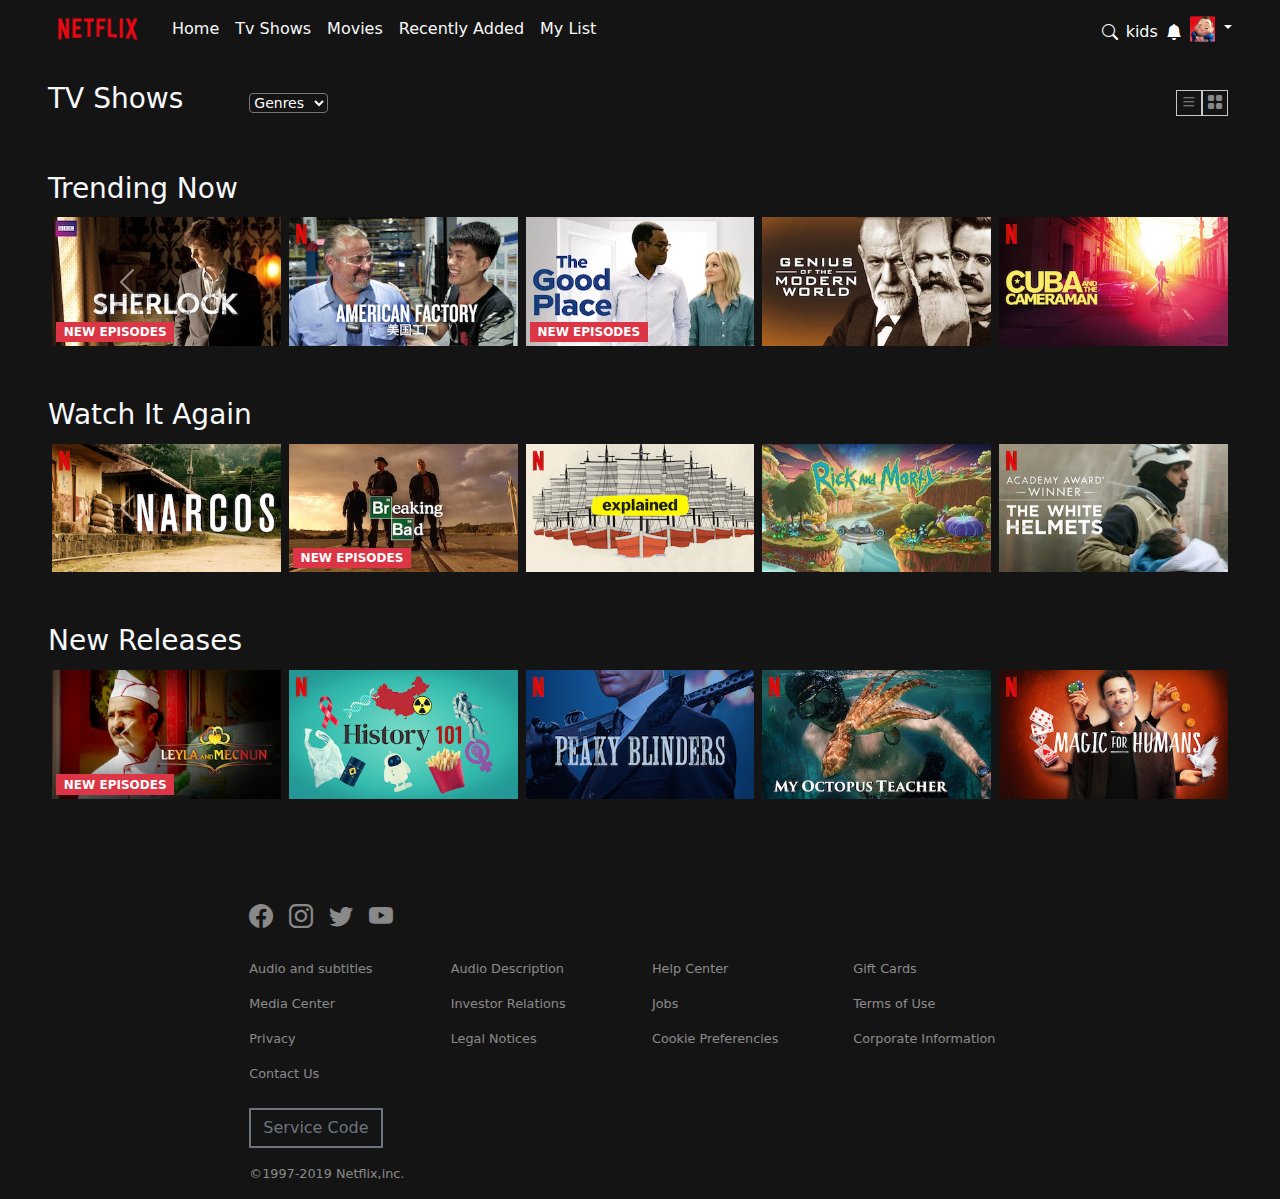
<file: index.html>
<!doctype html>
<html lang="en">
  <head>
    <meta charset="utf-8">
    <meta name="viewport" content="width=device-width, initial-scale=1">
    <title>Netflix HomePage</title>
    <link rel="stylesheet" href="./assets/scss/index.css">
    <link rel="stylesheet" href="https://cdn.jsdelivr.net/npm/bootstrap-icons@1.11.3/font/bootstrap-icons.min.css">
    <link href="https://cdn.jsdelivr.net/npm/bootstrap@5.3.3/dist/css/bootstrap.min.css" rel="stylesheet" integrity="sha384-QWTKZyjpPEjISv5WaRU9OFeRpok6YctnYmDr5pNlyT2bRjXh0JMhjY6hW+ALEwIH" crossorigin="anonymous">
  </head>
  <body class="bodyBg mx-5">



    <!--************IMPORTANTE PER IL PROF *******************
        Il sito è disponibile anche direttamente al link https://sabrinacinque.github.io/ProgettoSettimana6Epicode/. 
        Sono state collegate tutte e tre le pagine:index,editProfile e settings. Per queste pagine si accede dalla navbar, 
        in alto a destra,dove c'è l'icona dell'avatar. Se si clicca sopra si apre un menu a tendina dove si può cambiare 
        account(e cambia anche l'immagine dell'account in utilizzo tramite js) e si può andare su edit profile e su 
        Account(che sarebbe la pagina extra di settings). Nella pagina edit profile è possibile cambiare anche l'icona dell'avatar 
        se si va sul "pennino" sopra la foto e si può ritornare alla home con un tasto"home" che ho aggiunto(oltre al fatto che il logo 
        netflix in alto a sinistra è autoreferenziale e quindi fa tornare sulla home).-->
    <header>
            <div class="row">
                <div class="col col-9">
                    <nav class="navbar justify-content-start  navbar-expand-md">
                        <div>
                            <a class="navbar-brand" href="index.html">
                                <img src="./assets/netflix_logo.png" alt="logo Netflix" id="logoNetflix" >
                            </a> 
                        </div> 
                        <button class="navbar-toggler navbar-dark" type="button" data-bs-toggle="collapse" data-bs-target="#navbarNavDropdown" aria-controls="navbarNavDropdown" aria-expanded="false" aria-label="Toggle navigation">
                            <span class="navbar-toggler-icon"></span>
                        </button>
                        <div class="collapse navbar-collapse" id="navbarNavDropdown">
                            <div>
                                <ul class="navbar-nav nav-fill">
                                    <li class="nav-item">
                                        <a class="nav-link text-light" aria-current="page" href="index.html">Home</a>
                                    </li>
                                    <li class="nav-item">
                                        <a class="nav-link active text-light" href="#">Tv Shows</a>
                                    </li>
                                    <li class="nav-item">
                                        <a class="nav-link text-light" href="#">Movies</a>
                                    </li>
                                    <li class="nav-item">
                                        <a class="nav-link text-light" href="#">Recently Added</a>
                                    </li>
                                    <li class="nav-item">
                                        <a class="nav-link text-light" href="#">My List</a>
                                    </li>
                                </ul>
                            </div>
                        </div>

                    </nav>
                    
                </div>
                
                <div class="col col-3 mt-2 d-flex justify-content-end">
                    <div class="row">
                        <div class="col text-white d-flex flex-row pt-2">
                            <div id="searchInputWrapper" class="ps-2 d-none">
                                <input type="text" class="form-control bg-dark text-white p-0" placeholder="Film, genere...">
                            </div>
                            <i id="searchIcon" class="bi bi-search d-none d-md-flex pt-2 " type="button"></i>
                            <p class="mb-0 ps-2 d-none d-md-flex pt-1">kids</p>
                            <i class="bi bi-bell-fill ps-2 d-none d-md-flex pt-2"></i>
                            <ul class="navbar-nav ps-2">   
                                <li class="nav-item dropdown">
                                    <a class="nav-link dropdown-toggle text-white py-0" href="#" role="button" data-bs-toggle="dropdown" aria-expanded="false">
                                        <img id="avatarImage" src="./assets/avatar.png" alt="immagine avatar" width="25px">
                                    </a>
                                    <ul class="dropdown-menu bg-dark">
                                        <li><a id="sabrinaLink" class="dropdown-item text-white" href="#" onclick="changeAvatar('./assets/avatar.png')" 
                                               onmouseover="this.classList.remove('text-white'); this.classList.add('text-black');" 
                                               onmouseout="this.classList.remove('text-black'); this.classList.add('text-white');">
                                               <img src="./assets/avatar.png" alt="immagine avatar" width="25px"> Sabrina</a></li>
                                        <li><a id="giovanniLink" class="dropdown-item text-white" href="#" onclick="changeAvatar('./assets/kids_icon.png')" 
                                               onmouseover="this.classList.remove('text-white'); this.classList.add('text-black');" 
                                               onmouseout="this.classList.remove('text-black'); this.classList.add('text-white');">
                                               <img src="./assets/kids_icon.png" alt="immagine avatar" width="25px"> Giovanni</a></li>
                                        <li><a class="dropdown-item text-white" href="editProfile.html" onmouseover="this.classList.remove('text-white'); this.classList.add('text-black');" 
                                            onmouseout="this.classList.remove('text-black'); this.classList.add('text-white');"><i class="bi bi-pencil-fill"></i> Edit Profile</a></li>
                                        <li><a class="dropdown-item text-white" href="settings.html" onmouseover="this.classList.remove('text-white'); this.classList.add('text-black');" 
                                            onmouseout="this.classList.remove('text-black'); this.classList.add('text-white');"><i class="bi bi-person"></i> Account</a></li>
                                    </ul>
                                </li>
                            </ul>
                        </div>
                    </div>                 
                </div>                
            </div>
    </header>


    <!--INIZIO MAIN-->
    

    <main class="text-light mt-4">


        <div class="row align-items-center justify-content-between ">
            <div class="col col-12 col-md-4">
                <div class="row align-items-center ">
                    <div class="col">
                        <h3>TV Shows</h3>
                    </div>
                    <div class="col">
                        <select class="form-select-sm p-0 bodyBg text-white" aria-label="Default select example">
                            <option selected>Genres</option>
                            <option value="1">Horror</option>
                            <option value="2">Romatic</option>
                            <option value="3">Trhiller</option>
                          </select>    
                    </div>
                </div>              
            </div>
            <div class="d-none d-md-block col-1 me-3">
                <div class="row justify-content-end">
                    <div class="col-3 border border-secondary-subtle d-flex justify-content-center">
                        <i class="bi bi-list text-white-50" type="button"></i> 
                    </div>
                    <div class="col-3 border border-secondary-subtle d-flex justify-content-center">
                        <i class="bi bi-grid-fill text-white-50" type="button"></i> 
                    </div>
                </div>
               
            </div>
        </div>


        <!--Primo carousel-->
        <div class="row mt-5">
            <h3>Trending Now</h3>
            <div id="carouselExample" class="carousel slide">
                <div class="carousel-inner">
                    <div class="carousel-item active">
                        <div class="d-flex">
                            <a href="#" class="d-flex d-block w-100 p-1 position-relative justify-content-center ">
                                <img src="./assets/media/media0.webp" class="img-fluid w-100 hoverImg" alt="immagine locandina">
                                <span class="badge text-bg-danger position-absolute bottom-0 start-0 mb-2 ms-sm-2 rounded-0">NEW EPISODES</span>
                            </a>
                            <a href="#" class="d-none d-sm-block w-100 p-1 position-relative justify-content-center ">
                                <img src="./assets/media/media1.jpg" class="img-fluid w-100 hoverImg" alt="immagine locandina">
                            </a>
                            <a href="#" class="d-none d-md-block w-100 p-1 position-relative justify-content-center ">
                                <img src="./assets/media/media2.webp" class="img-fluid w-100 hoverImg" alt="immagine locandina">
                                <span class="badge text-bg-danger position-absolute bottom-0 start-0 mb-2 ms-sm-2 rounded-0">NEW EPISODES</span>
                            </a>
                            <a href="#" class="d-none d-lg-block w-100 p-1">
                                <img src="./assets/media/media3.webp" class="img-fluid w-100 hoverImg" alt="immagine locandina">
                            </a>
                            <a href="#" class="d-none d-xl-block w-100 p-1">
                                <img src="./assets/media/media4.jpg" class="img-fluid w-100 hoverImg" alt="immagine locandina">
                            </a>
                        </div>                        
                    </div>
                    <div class="carousel-item">
                        <div class="d-flex">
                            <a href="#" class="d-flex d-block w-100 p-1 position-relative justify-content-center ">
                                <img src="./assets/media/media4.jpg" class="img-fluid w-100 hoverImg" alt="immagine locandina">
                            </a>
                            <a href="#" class="d-none d-sm-block w-100 p-1 position-relative justify-content-center ">
                                <img src="./assets/media/media5.webp" class="img-fluid w-100 hoverImg" alt="immagine locandina">
                                <span class="badge text-bg-danger position-absolute bottom-0 start-0 mb-2 ms-sm-2 rounded-0">NEW EPISODES</span>
                            </a>
                            <a href="#" class="d-none d-md-block w-100 p-1">
                                <img src="./assets/media/media6.jpg" class="img-fluid w-100 hoverImg" alt="immagine locandina">
                            </a>
                            <a href="#" class="d-none d-lg-block w-100 p-1">
                                <img src="./assets/media/media7.webp" class="img-fluid w-100 hoverImg" alt="immagine locandina">
                            </a>
                            <a href="#" class="d-none d-xl-block w-100 p-1">
                                <img src="./assets/media/media8.webp" class="img-fluid w-100 hoverImg" alt="immagine locandina">
                            </a>
                        </div>
                    </div>
                    
                    <div class="carousel-item">
                        <div class="d-flex">
                            <a href="#" class="d-flex d-block w-100 p-1 position-relative justify-content-center ">
                                <img src="./assets/media/media8.webp" class="img-fluid w-100 hoverImg" alt="immagine locandina">
                            </a>
                            <a href="#" class="d-none d-sm-block w-100 p-1 position-relative justify-content-center ">
                                <img src="./assets/media/media9.jpg" class="img-fluid w-100 hoverImg" alt="immagine locandina">
                            </a>
                            <a href="#" class="d-none d-md-block w-100 p-1">
                                <img src="./assets/media/media10.jpg" class="img-fluid w-100 hoverImg" alt="immagine locandina">
                            </a>
                            <a href="#" class="d-none d-lg-block w-100 p-1">
                                <img src="./assets/media/media11.jpg" class="img-fluid w-100 hoverImg" alt="immagine locandina">
                            </a>
                            <a href="#" class="d-none d-xl-block w-100 p-1 position-relative justify-content-center ">
                                <img src="./assets/media/media12.jpg" class="img-fluid w-100 hoverImg" alt="immagine locandina">
                                <span class="badge text-bg-danger position-absolute bottom-0 start-0 mb-2 ms-sm-2 rounded-0">NEW EPISODES</span>
                            </a>
                        </div>
                    </div>                   
                </div>
                <button class="carousel-control-prev" type="button" data-bs-target="#carouselExample" data-bs-slide="prev">
                    <span class="carousel-control-prev-icon" aria-hidden="true"></span>
                    <span class="visually-hidden">Previous</span>
                </button>
                <button class="carousel-control-next" type="button" data-bs-target="#carouselExample" data-bs-slide="next">
                    <span class="carousel-control-next-icon" aria-hidden="true"></span>
                    <span class="visually-hidden">Next</span>
                </button>
            </div>
        </div>

        <!--Secondo carousel-->
        <div class="row mt-5">
            <h3>Watch It Again</h3>
            <div id="carouselExample1" class="carousel slide">
                <div class="carousel-inner">
                    <div class="carousel-item active">
                        <div class="d-flex">
                            <a href="#" class="d-flex d-block w-100 p-1 justify-content-center ">
                                <img src="./assets/media/media13.jpg" class="img-fluid w-100 hoverImg" alt="immagine locandina">
                            </a>
                            <a href="#" class="d-none d-sm-block w-100 p-1 position-relative justify-content-center ">
                                <img src="./assets/media/media14.webp" class="img-fluid w-100 hoverImg" alt="immagine locandina">
                                <span class="badge text-bg-danger position-absolute bottom-0 start-0 mb-2 ms-sm-2 rounded-0">NEW EPISODES</span>
                            </a>
                            <a href="#" class="d-none d-md-block w-100 p-1">
                                <img src="./assets/media/media15.jpg" class="img-fluid w-100 hoverImg" alt="immagine locandina">
                            </a>
                            <a href="#" class="d-none d-lg-block w-100 p-1">
                                <img src="./assets/media/media16.webp" class="img-fluid w-100 hoverImg" alt="immagine locandina">
                            </a>
                            <a href="#" class="d-none d-xl-block w-100 p-1">
                                <img src="./assets/media/media17.jpg" class="img-fluid w-100 hoverImg" alt="immagine locandina">
                            </a>
                        </div>
                        
                    </div>
                    <div class="carousel-item">
                        <div class="d-flex">
                            <a href="#" class="d-flex d-block w-100 p-1 position-relative justify-content-center ">
                                <img src="./assets/media/media17.jpg" class="img-fluid w-100 hoverImg" alt="immagine locandina">
                                <span class="badge text-bg-danger position-absolute bottom-0 start-0 mb-2 ms-sm-2 rounded-0">NEW EPISODES</span>
                            </a>
                            <a href="#" class="d-none d-sm-block w-100 p-1">
                                <img src="./assets/media/media18.jpg" class="img-fluid w-100 hoverImg" alt="immagine locandina">
                            </a>
                            <a href="#" class="d-none d-md-block w-100 p-1">
                                <img src="./assets/media/media19.webp" class="img-fluid w-100 hoverImg" alt="immagine locandina">
                            </a>
                            <a href="#" class="d-none d-lg-block w-100 p-1">
                                <img src="./assets/media/media15.jpg" class="img-fluid w-100 hoverImg" alt="immagine locandina">
                            </a>
                            <a href="#" class="d-none d-xl-block w-100 p-1">
                                <img src="./assets/media/media21.webp" class="img-fluid w-100 hoverImg" alt="immagine locandina">
                            </a>
                        </div>
                    </div>
                    
                    <div class="carousel-item">
                        <div class="d-flex">
                            <a href="#" class="d-flex d-block w-100 p-1 justify-content-center ">
                                <img src="./assets/media/media21.webp" class="img-fluid w-100 hoverImg" alt="immagine locandina">
                            </a>
                            <a href="#" class="d-none d-sm-block w-100 p-1">
                                <img src="./assets/media/media22.webp" class="img-fluid w-100 hoverImg" alt="immagine locandina">
                            </a>
                            <a href="#" class="d-none d-md-block w-100 p-1">
                                <img src="./assets/media/media23.webp" class="img-fluid w-100 hoverImg" alt="immagine locandina">
                            </a>
                            <a href="#" class="d-none d-lg-block w-100 p-1">
                                <img src="./assets/media/media24.jpg" class="img-fluid w-100 hoverImg" alt="immagine locandina">
                            </a>
                            <a href="#" class="d-none d-xl-block w-100 p-1 position-relative justify-content-center ">
                                <img src="./assets/media/media25.webp" class="img-fluid w-100 hoverImg" alt="immagine locandina">
                                <span class="badge text-bg-danger position-absolute bottom-0 start-0 mb-2 ms-sm-2 rounded-0">NEW EPISODES</span>
                            </a>
                        </div>
                    </div>                   
                </div>
                <button class="carousel-control-prev" type="button" data-bs-target="#carouselExample1" data-bs-slide="prev">
                    <span class="carousel-control-prev-icon" aria-hidden="true"></span>
                    <span class="visually-hidden">Previous</span>
                </button>
                <button class="carousel-control-next" type="button" data-bs-target="#carouselExample1" data-bs-slide="next">
                    <span class="carousel-control-next-icon" aria-hidden="true"></span>
                    <span class="visually-hidden">Next</span>
                </button>
            </div>
        </div>


        <!--Terzo carousel-->

        <div class="row mt-5">
            <h3>New Releases</h3>
            <div id="carouselExample2" class="carousel slide">
                <div class="carousel-inner">
                    <div class="carousel-item active">
                        <div class="d-flex">
                            <a href="#" class="d-flex d-block w-100 p-1 position-relative justify-content-center ">
                                <img src="./assets/media/media26.webp" class="img-fluid w-100 hoverImg" alt="immagine locandina">
                                <span class="badge text-bg-danger position-absolute bottom-0 start-0 mb-2 ms-sm-2 rounded-0">NEW EPISODES</span>
                            </a>
                            <a href="#" class="d-none d-sm-block w-100 p-1">
                                <img src="./assets/media/media27.jpg" class="img-fluid w-100 hoverImg" alt="immagine locandina">
                            </a>
                            <a href="#" class="d-none d-md-block w-100 p-1">
                                <img src="./assets/media/media28.jpg" class="img-fluid w-100 hoverImg" alt="immagine locandina">
                            </a>
                            <a href="#" class="d-none d-lg-block w-100 p-1">
                                <img src="./assets/media/media29.jpg" class="img-fluid w-100 hoverImg" alt="immagine locandina">
                            </a>
                            <a href="#" class="d-none d-xl-block w-100 p-1">
                                <img src="./assets/media/media30.jpg" class="img-fluid w-100 hoverImg" alt="immagine locandina">
                            </a>
                        </div>
                        
                    </div>
                    <div class="carousel-item">
                        <div class="d-flex">
                            <a href="#" class="d-flex d-block w-100 p-1 position-relative justify-content-center ">
                                <img src="./assets/media/media30.jpg" class="img-fluid w-100 hoverImg" alt="immagine locandina">
                            </a>
                            <a href="#" class="d-none d-sm-block w-100 p-1">
                                <img src="./assets/media/media31.webp" class="img-fluid w-100 hoverImg" alt="immagine locandina">
                            </a>
                            <a href="#" class="d-none d-md-block w-100 p-1 position-relative justify-content-center ">
                                <img src="./assets/media/media32.jpg" class="img-fluid w-100 hoverImg" alt="immagine locandina">
                                <span class="badge text-bg-danger position-absolute bottom-0 start-0 mb-2 ms-sm-2 rounded-0">NEW EPISODES</span>
                            </a>
                            <a href="#" class="d-none d-lg-block w-100 p-1">
                                <img src="./assets/media/media1.jpg" class="img-fluid w-100 hoverImg" alt="immagine locandina">
                            </a>
                            <a href="#" class="d-none d-xl-block w-100 p-1">
                                <img src="./assets/media/media2.webp" class="img-fluid w-100 hoverImg" alt="immagine locandina">
                            </a>
                        </div>
                    </div>
                    
                    <div class="carousel-item">
                        <div class="d-flex">
                            <a href="#" class="d-flex d-block w-100 p-1 position-relative justify-content-center ">
                                <img src="./assets/media/media15.jpg" class="img-fluid w-100 hoverImg" alt="immagine locandina">
                            </a>
                            <a href="#" class="d-none d-sm-block w-100 p-1">
                                <img src="./assets/media/media18.jpg" class="img-fluid w-100 hoverImg" alt="immagine locandina">
                            </a>
                            <a href="#" class="d-none d-md-block w-100 p-1">
                                <img src="./assets/media/media20.jpg" class="img-fluid w-100 hoverImg" alt="immagine locandina">
                            </a>
                            <a href="#" class="d-none d-lg-block w-100 p-1">
                                <img src="./assets/media/media5.webp" class="img-fluid w-100 hoverImg" alt="immagine locandina">
                            </a>
                            <a href="#" class="d-none d-xl-block w-100 p-1 position-relative justify-content-center ">
                                <img src="./assets/media/media7.webp" class="img-fluid w-100 hoverImg" alt="immagine locandina">
                                <span class="badge text-bg-danger position-absolute bottom-0 start-0 mb-2 ms-sm-2 rounded-0">NEW EPISODES</span>
                            </a>
                        </div>
                    </div>                   
                </div>
                <button class="carousel-control-prev" type="button" data-bs-target="#carouselExample2" data-bs-slide="prev">
                    <span class="carousel-control-prev-icon" aria-hidden="true"></span>
                    <span class="visually-hidden">Previous</span>
                </button>
                <button class="carousel-control-next" type="button" data-bs-target="#carouselExample2" data-bs-slide="next">
                    <span class="carousel-control-next-icon" aria-hidden="true"></span>
                    <span class="visually-hidden">Next</span>
                </button>
            </div>
        </div>
    </main>

                <!--Inizio Footer-->

    <footer class="mt-5 text-white-50">
        <div class="row">
            <div class="col d-flex flex-row col-6 offset-2 mt-5 ">
                <a href="#" class="nav-link"><i class="bi bi-facebook pe-3 fs-4"></i></a><!--su bootstrap icon c'era solo il logo tondo di fb...forse quello quadrato era il vecchio logo ?-->
                <a href="#" class="nav-link"><i class="bi bi-instagram pe-3 fs-4"></i></a>
                <a href="#" class="nav-link"><i class="bi bi-twitter pe-3 fs-4"></i></a>
                <a href="#" class="nav-link"><i class="bi bi-youtube fs-4"></i></a>  
            </div>
        </div>
        <div class="row">
            <div class="col">
                <div class="row flex-column flex-sm-row">
                    <div class="col col-8 offset-2 col-sm-2 mt-4">
                        <a href="#" class="nav-link"><p class="little">Audio and subtitles</p></a>
                        <a href="#" class="nav-link"><p class="little">Media Center</p></a>
                        <a href="#" class="nav-link"><p class="little">Privacy</p></a>
                        <a href="#" class="nav-link"><p class="little">Contact Us</p></a>
                    </div>
                    <div class="col col-8 offset-2 col-sm-2 offset-sm-0 mt-4">
                        <a href="#" class="nav-link"><p class="little">Audio Description</p></a>
                        <a href="#" class="nav-link"><p class="little">Investor Relations</p></a>
                        <a href="#" class="nav-link"><p class="little">Legal Notices</p></a>
                    </div>
                    <div class="col col-8 offset-2 col-sm-2 offset-sm-0 mt-4">
                        <a href="#" class="nav-link"><p class="little">Help Center</p></a>
                        <a href="#" class="nav-link"><p class="little">Jobs</p></a>
                        <a href="#" class="nav-link"><p class="little">Cookie Preferencies</p></a>
                    </div>
                    <div class="col col-8 offset-2 col-sm-2 offset-sm-0 mt-4">
                        <a href="#" class="nav-link"><p class="little">Gift Cards</p></a>
                        <a href="#" class="nav-link"><p class="little">Terms of Use</p></a>
                        <a href="#" class="nav-link"><p class="little">Corporate Information</p></a>
                    </div>
                </div>
            </div>
        </div>
        <div class="row">
            <div class="col offset-2 mt-2">
                <button class="btn btn-outline-secondary border-2 rounded-0" type="button" >Service Code</button>
                <p class="mt-3 little">&copy;1997-2019 Netflix,inc.</p>
            </div>
        </div>
    </footer>
        

    <script src="./assets/js/script.js"></script>


    <script src="https://cdn.jsdelivr.net/npm/bootstrap@5.3.3/dist/js/bootstrap.bundle.min.js" integrity="sha384-YvpcrYf0tY3lHB60NNkmXc5s9fDVZLESaAA55NDzOxhy9GkcIdslK1eN7N6jIeHz" crossorigin="anonymous"></script>
  </body>
</html>
</file>
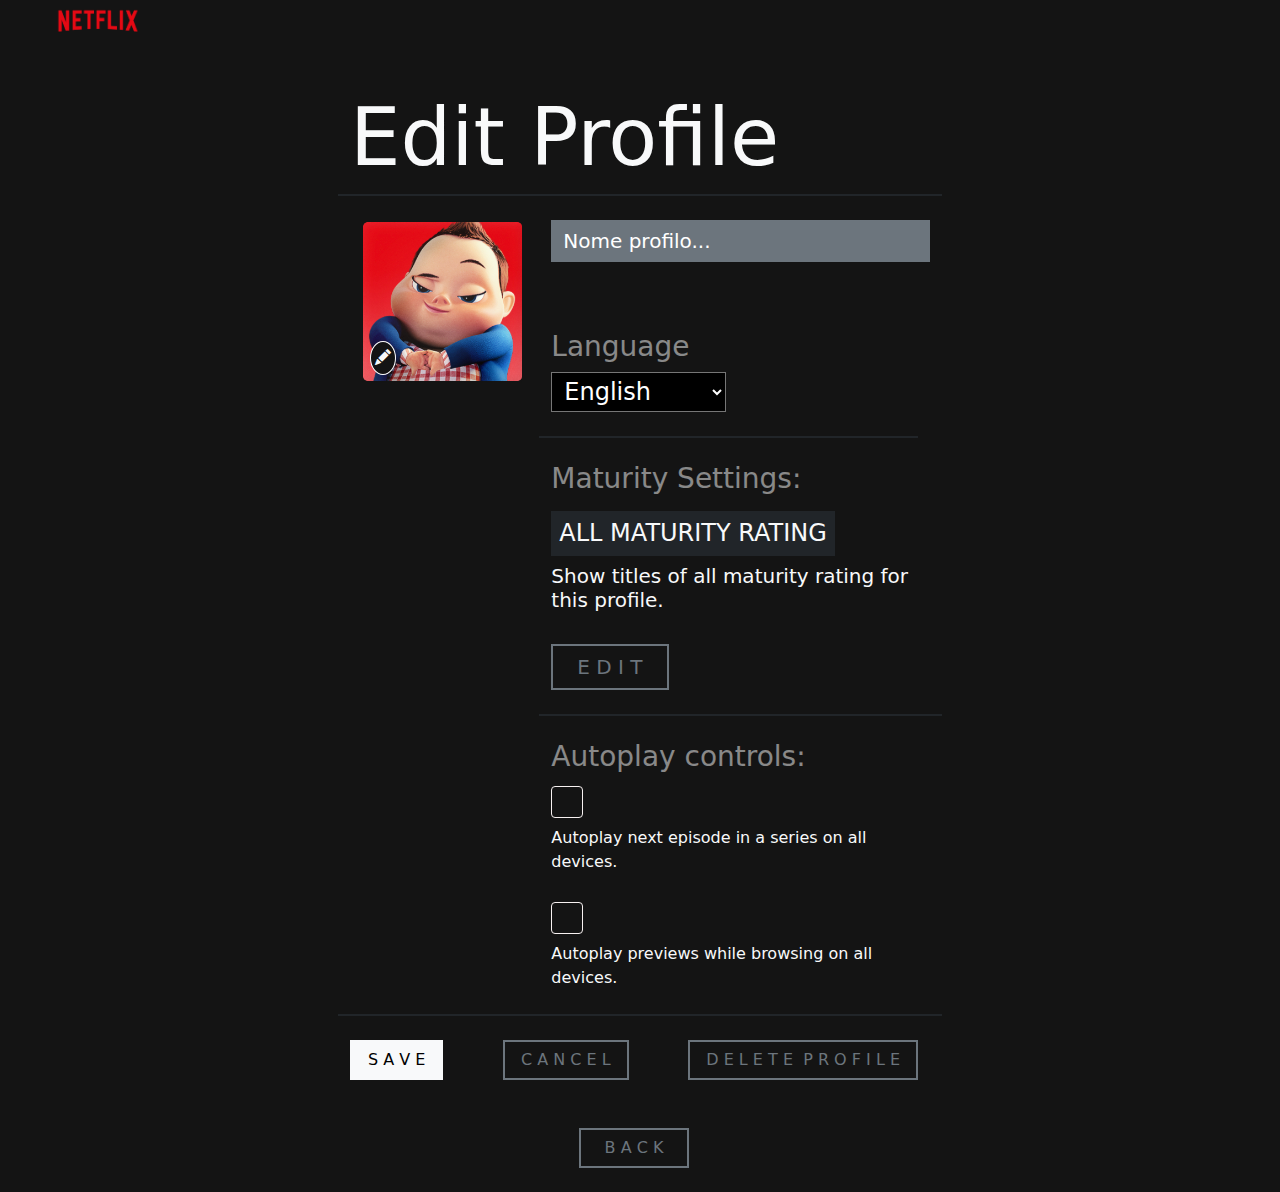
<file: editProfile.html>
<!doctype html>
<html lang="en">
  <head>
    <meta charset="utf-8">
    <meta name="viewport" content="width=device-width, initial-scale=1">
    <title>Edit Profile Netflix</title>
    <link rel="stylesheet" href="./assets/scss/index.css">
    <link rel="stylesheet" href="https://cdn.jsdelivr.net/npm/bootstrap-icons@1.11.3/font/bootstrap-icons.min.css">
    <link href="https://cdn.jsdelivr.net/npm/bootstrap@5.3.3/dist/css/bootstrap.min.css" rel="stylesheet" integrity="sha384-QWTKZyjpPEjISv5WaRU9OFeRpok6YctnYmDr5pNlyT2bRjXh0JMhjY6hW+ALEwIH" crossorigin="anonymous">
  </head>
  <body class="bodyBg mx-5">
    <header>
      <a href="index.html"><img src="./assets/netflix_logo.png" alt="logo Netflix" width="100"></a>
    </header>

    <main class="text-light">
      <div class="row mt-5 mb-4">
        <div class="col col-10 mx-auto col-lg-6 border-bottom border-dark border-2 ">
          <h1 id="profile">Edit Profile</h1>
        </div>
      </div>

      <div class="row mt-3">
        <div class="col col-10 mx-auto col-lg-6 border-bottom border-dark border-2">
          <div class="row flex-column flex-lg-row">
            <div class="col col-4 ps-lg-4">
              <div class="position-relative">
                <img id="avatar" src="./assets/avatar.png" alt="immagine avatar">
                <label for="fileInput" class="position-absolute bottom-0 start-0 mb-2 ms-2 bodyBg p-1 rounded-circle border border-white bord" type="button">
                    <i class="bi bi-pencil-fill"></i>
                </label>
                <!--PER CAMBIARE IMMAGINE DI AVATAR PRENDENDO UN'IMMAGINE DAL PROPRIO PC ****PROVAMI****  -->
                <input id="fileInput" type="file" style="display: none;" onchange="loadImage(event)">
            </div>            
           </div>
            <div class="col col-8">
              <div class="row">
                <div class="col">
                  <div class="input-group mb-3">
                    <input id="name" type="text" class="form-control bg-secondary rounded-0 text-white fs-5 border-0" placeholder="Nome profilo...">
                  </div>
                </div>
                <div class="row mt-5">
                  <div class="col border-bottom border-dark border-2 pb-4">
                    <h3 class="text-white-50 mt-1 ">Language</h3>
                    <select class="form-select-sm ps-2 pe-5 bg-black text-white fs-4 rounded-0 ">
                      <option selected>English</option>
                      <option value="1">Italian</option>
                      <option value="2">French</option>
                      <option value="3">Spanish</option>
                      <option value="3">German</option>
                    </select> 
                  </div>
                </div>
              </div>
              <div class="row mt-4">
                <div class="col border-bottom border-dark border-2">
                  <h3 class="text-white-50 ">Maturity Settings:</h3>
                  <div class="d-inline-block my-2">
                    <h4 class="bg-dark text-center p-2 m-0">ALL MATURITY RATING</h4>
                  </div>
                  <h5>Show titles of all maturity rating for this profile.</h5>
                  <button class="btn btn-outline-secondary border-2 rounded-0 px-4 fs-5 my-4" type="button">E D I T</button>
                </div>
              </div>
              <div class="row mt-4">
                <div class="col">
                  <h3 class="text-white-50 ">Autoplay controls:</h3>
                  <div class="mb-4">
                    <input class="form-check-input me-2 " type="checkbox" id="flexCheckDefault">
                    <label class="form-check-label mt-2" for="flexCheckDefault">
                       Autoplay next episode in a series on all devices.
                    </label>
                  </div>
                  <div class="mb-4">
                    <input class="form-check-input me-2 " type="checkbox" id="flexCheckDefault2">
                    <label class="form-check-label mt-2" for="flexCheckDefault2">
                      Autoplay previews while browsing on all devices.
                    </label>
                  </div>
                </div>
              </div>
            </div>
          </div>
        </div> 
      </div>
      <div class="row">
        <div class="col col-10 mx-auto col-lg-6 d-flex flex-column flex-lg-row justify-content-between pe-4 ">
          <button class="btn btn-light border-2 rounded-0 px-3 fs-6 fs-lg-5 my-4" type="button">S A V E</button>
          <button class="btn btn-outline-secondary border-2 rounded-0 px-3 fs-6 fs-lg-5 my-4" type="button">C A N C E L</button>
          <button class="btn btn-outline-secondary border-2 rounded-0 px-3 fs-6 fs-lg-5 my-4" type="button">D E L E T E &nbspP R O F I L E</button>
        </div>
      </div>
      <div class="row"><!--HO MESSO IL TASTO BACK PER POTER RITORNARE ALLA HOME-->
        <div class="col col-10 mx-auto col-lg-6 d-flex flex-column flex-lg-row justify-content-center  pe-4 ">
          <button id="home" class="btn btn-outline-secondary border-2 rounded-0 px-4 fs-6 fs-lg-5 my-4" type="button">B A C K</button>
        </div>
      </div>
    </main>
    <script src="./assets/js/script.js"></script>
    <script src="https://cdn.jsdelivr.net/npm/bootstrap@5.3.3/dist/js/bootstrap.bundle.min.js" integrity="sha384-YvpcrYf0tY3lHB60NNkmXc5s9fDVZLESaAA55NDzOxhy9GkcIdslK1eN7N6jIeHz" crossorigin="anonymous"></script>
  </body>
</html>
</file>
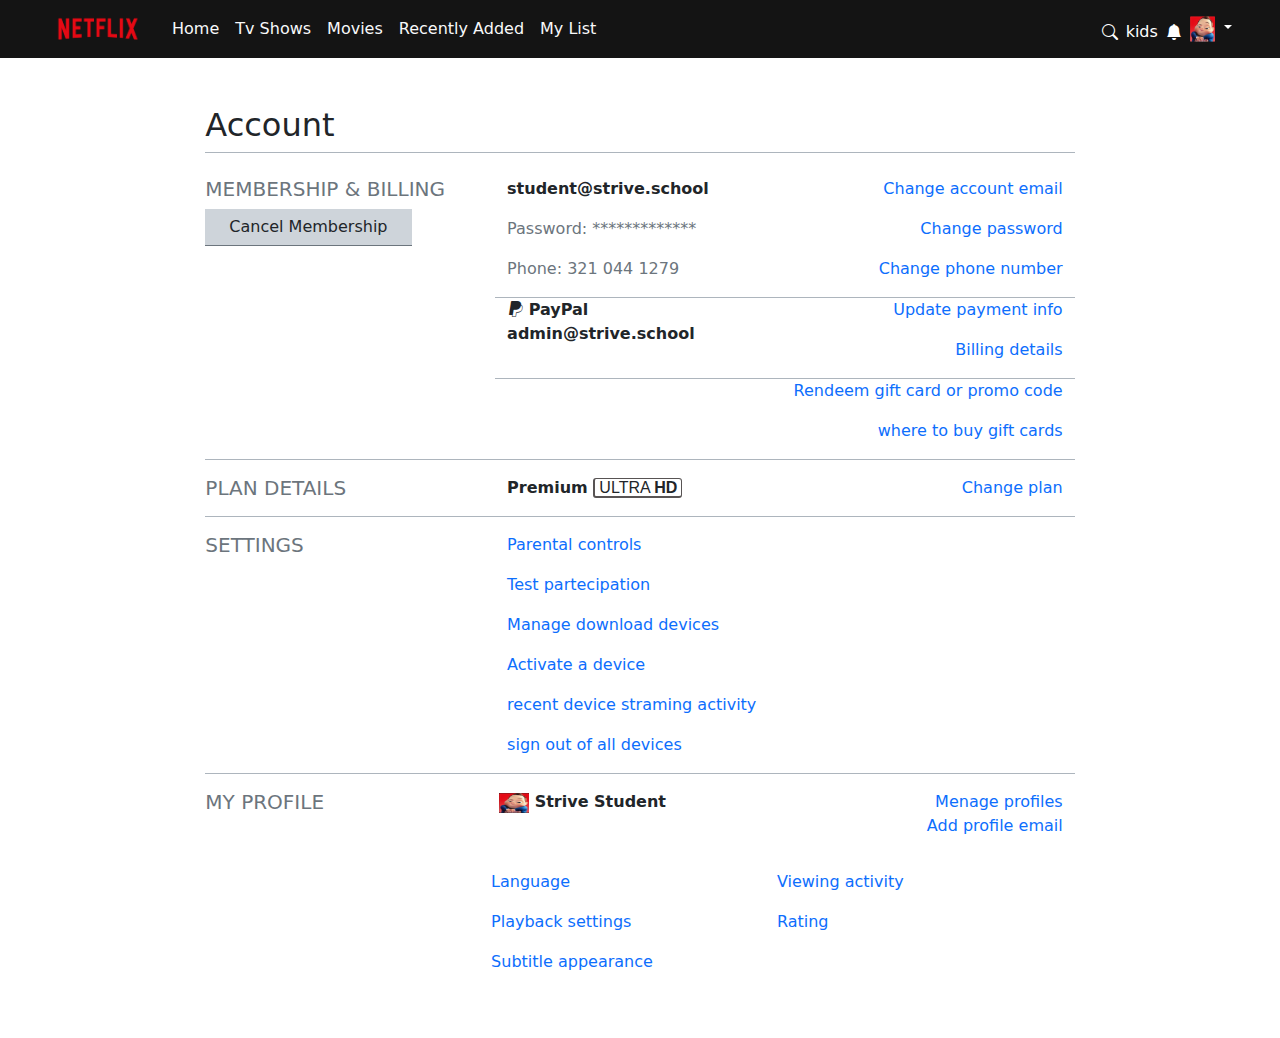
<file: settings.html>
<!doctype html>
<html lang="en">
  <head>
    <meta charset="utf-8">
    <meta name="viewport" content="width=device-width, initial-scale=1">
    <title>Setting pages Netflix</title>
    <link rel="stylesheet" href="./assets/scss/index.css">
    <link rel="stylesheet" href="https://cdn.jsdelivr.net/npm/bootstrap-icons@1.11.3/font/bootstrap-icons.min.css">
    <link href="https://cdn.jsdelivr.net/npm/bootstrap@5.3.3/dist/css/bootstrap.min.css" rel="stylesheet" integrity="sha384-QWTKZyjpPEjISv5WaRU9OFeRpok6YctnYmDr5pNlyT2bRjXh0JMhjY6hW+ALEwIH" crossorigin="anonymous">  </head>
  <body>
    <header class="bodyBg px-5"> <!--HEADER UGUALE ALLA HOME-->
      <div class="row">
          <div class="col col-9">
              <nav class="navbar justify-content-start  navbar-expand-md">
                  <div>
                      <a class="navbar-brand" href="index.html">
                          <img src="./assets/netflix_logo.png" alt="logo Netflix" id="logoNetflix">
                      </a> 
                  </div> 
                  <button class="navbar-toggler navbar-dark" type="button" data-bs-toggle="collapse" data-bs-target="#navbarNavDropdown" aria-controls="navbarNavDropdown" aria-expanded="false" aria-label="Toggle navigation">
                      <span class="navbar-toggler-icon"></span>
                  </button>
                  <div class="collapse navbar-collapse" id="navbarNavDropdown">
                      <div>
                          <ul class="navbar-nav nav-fill">
                              <li class="nav-item">
                                  <a class="nav-link text-light" aria-current="page" href="index.html">Home</a>
                              </li>
                              <li class="nav-item">
                                  <a class="nav-link active text-light" href="#">Tv Shows</a>
                              </li>
                              <li class="nav-item">
                                  <a class="nav-link text-light" href="#">Movies</a>
                              </li>
                              <li class="nav-item">
                                  <a class="nav-link text-light" href="#">Recently Added</a>
                              </li>
                              <li class="nav-item">
                                  <a class="nav-link text-light" href="#">My List</a>
                              </li>
                          </ul>
                      </div>
                  </div>

              </nav>
              
          </div>
          
          <div class="col col-3 mt-2 d-flex justify-content-end">
              <div class="row">
                  <div class="col text-white d-flex flex-row pt-2">
                      <div id="searchInputWrapper" class="ps-2 d-none">
                          <input type="text" class="form-control bg-dark text-white p-0" placeholder="Film, genere...">
                      </div>
                      <i id="searchIcon" class="bi bi-search d-none d-md-flex pt-2 " type="button"></i>
                      <p class="mb-0 ps-2 d-none d-md-flex pt-1">kids</p>
                      <i class="bi bi-bell-fill ps-2 d-none d-md-flex pt-2"></i>
                      <ul class="navbar-nav ps-2">   
                          <li class="nav-item dropdown">
                              <a class="nav-link dropdown-toggle text-white py-0" href="#" role="button" data-bs-toggle="dropdown" aria-expanded="false">
                                  <img id="avatarImage" src="./assets/avatar.png" alt="immagine avatar" width="25px">
                              </a>
                              <ul class="dropdown-menu bg-dark">
                                  <li><a id="sabrinaLink" class="dropdown-item text-white" href="#" onclick="changeAvatar('./assets/avatar.png')" 
                                         onmouseover="this.classList.remove('text-white'); this.classList.add('text-black');" 
                                         onmouseout="this.classList.remove('text-black'); this.classList.add('text-white');">
                                         <img src="./assets/avatar.png" alt="immagine avatar" width="25px"> Sabrina</a></li>
                                  <li><a id="giovanniLink" class="dropdown-item text-white" href="#" onclick="changeAvatar('./assets/kids_icon.png')" 
                                         onmouseover="this.classList.remove('text-white'); this.classList.add('text-black');" 
                                         onmouseout="this.classList.remove('text-black'); this.classList.add('text-white');">
                                         <img src="./assets/kids_icon.png" alt="immagine avatar" width="25px"> Giovanni</a></li>
                                  <li><a class="dropdown-item text-white" href="editProfile.html" onmouseover="this.classList.remove('text-white'); this.classList.add('text-black');" 
                                      onmouseout="this.classList.remove('text-black'); this.classList.add('text-white');"><i class="bi bi-pencil-fill"></i> Edit Profile</a></li>
                                  <li><a class="dropdown-item text-white" href="settings.html" onmouseover="this.classList.remove('text-white'); this.classList.add('text-black');" 
                                      onmouseout="this.classList.remove('text-black'); this.classList.add('text-white');"><i class="bi bi-person"></i> Account</a></li>
                              </ul>
                              
                          </li>
                      </ul>
                  </div>
              </div>                 
          </div>                
      </div>
 </header>
  
 <main class="text-secondary">
  <div class="row mt-5 mb-4">
    <div class="col col-10 mx-auto col-md-8 border-bottom border-dark-subtle px-0">
      <h2 class="text-dark">Account</h2>
    </div>
  </div>

  <div class="row mt-3 ">
    <div class="col col-10 mx-auto col-md-8">
      <div class="row flex-column flex-md-row border-bottom border-dark-subtle ">
        <div class="col col-10 col-md-4 ps-md-4 " style="padding-left: 0 !important;">
          <h5>MEMBERSHIP & BILLING</h5>
          <button type="button" class="btn bg-dark-subtle rounded-0 border-0 border-bottom border-secondary px-4">Cancel Membership</button>
        </div> 
        <div class="col col-10 col-md-8">
          <div class="row flex-column flex-md-row border-bottom border-dark-subtle">
            <div class="col">
              <p class="text-dark fw-bold ">student@strive.school</p>
              <p>Password: *************</p>
              <p>Phone: 321 044 1279</p>
            </div>
            <div class="col d-flex flex-column align-items-start align-items-md-end  ">
              <a href="#" class="text-decoration-none"><p>Change account email</p></a>
              <a href="#" class="text-decoration-none"><p>Change password</p></a>
              <a href="#" class="text-decoration-none"><p>Change phone number</p></a>
            </div>
          </div>
          <div class="row flex-column flex-md-row border-bottom border-dark-subtle ">
            <div class="col">
              <p class="text-dark fw-bold "><i class="bi bi-paypal"></i> PayPal admin@strive.school</p>
            </div>
            <div class="col d-flex flex-column align-items-start align-items-md-end ">
              <a href="#" class="text-decoration-none"><p>Update payment info</p></a>
              <a href="#" class="text-decoration-none"><p>Billing details</p></a>
            </div>
          </div>  
          <div class="row justify-content-between">
            <div class="col d-flex flex-column align-items-start align-items-md-end  ">
              <a href="#" class="text-decoration-none"><p>Rendeem gift card or promo code</p></a>
              <a href="#" class="text-decoration-none"><p>where to buy gift cards</p></a>
            </div>
          </div>      
      </div>
    </div> 
    <div class="row flex-column flex-md-row border-bottom border-dark-subtle mt-3">
      <div class="col col-10 col-md-4 ps-md-4" style="padding-left: 0 !important;">
        <h5>PLAN DETAILS</h5>
      </div> 
      <div class="col col-10 col-md-8">
        <div class="row flex-column flex-sm-row justify-content-between">
          <div class="col">
            <p class="text-dark fw-bold ">Premium <span id="span" class="px-1">ULTRA <span>HD</span></span></p>
          </div>
          <div class="col d-flex flex-column align-items-end  ">
            <a href="#" class="text-decoration-none"><p>Change plan</p></a>
          </div>
        </div> 
      </div>     
    </div>
    <div class="row flex-column flex-md-row border-bottom border-dark-subtle border-1 mt-3">
      <div class="col col-10 col-md-4 ps-md-4" style="padding-left: 0 !important;">
        <h5>SETTINGS</h5>
      </div> 
      <div class="col d-flex flex-column align-items-start">
        <a href="#" class="text-decoration-none"><p>Parental controls</p></a>
        <a href="#" class="text-decoration-none"><p>Test partecipation</p></a>
        <a href="#" class="text-decoration-none"><p>Manage download devices</p></a>
        <a href="#" class="text-decoration-none"><p>Activate a device</p></a>
        <a href="#" class="text-decoration-none"><p>recent device straming activity</p></a>
        <a href="#" class="text-decoration-none"><p>sign out of all devices</p></a>
      </div>     
    </div>
    <div class="row flex-column flex-md-row mt-3 mb-5">
      <div class="col ps-md-4" style="padding-left: 0 !important;">
        <div class="row flex-column flex-md-row ">
          <div class="col col-10 col-md-4">
            <h5>MY PROFILE</h5> 
          </div>
          <div class="col col-10 col-md-8">
            <div class="row">
              <div class="col">
                <p class="text-dark fw-bold "><img src="./assets/avatar.png" width="30px" height="20px"> Strive Student</p>
              </div>
              <div class="col d-flex flex-column align-items-end">
                <a href="#" class="text-decoration-none"><p class="mb-0">Menage profiles</p></a>
                <a href="#" class="text-decoration-none"><p>Add profile email</p></a> 
            </div>
          </div>
        </div>
        <div class="row flex-column flex-md-row mt-3">
          <div class="col col-10 col-md-4 ps-md-4" style="padding-left: 0 !important;">
          </div> 
          <div class="col col-10 col-md-8">
            <div class="row justify-content-between">
              <div class="col">
                <a href="#" class="text-decoration-none"><p>Language</p></a>
                <a href="#" class="text-decoration-none"><p>Playback settings</p></a>
                <a href="#" class="text-decoration-none"><p>Subtitle appearance</p></a>
              </div>
              <div class="col d-flex flex-column align-items-end align-items-md-start">
                <a href="#" class="text-decoration-none"><p>Viewing activity</p></a>
                <a href="#" class="text-decoration-none"><p>Rating</p></a>
              </div>
            </div>
      </div> 
    </div>
  </div>
 </main>
  <script src="./assets/js/script.js"></script>
  <script src="https://cdn.jsdelivr.net/npm/bootstrap@5.3.3/dist/js/bootstrap.bundle.min.js" integrity="sha384-YvpcrYf0tY3lHB60NNkmXc5s9fDVZLESaAA55NDzOxhy9GkcIdslK1eN7N6jIeHz" crossorigin="anonymous"></script>
  </body>
</html>
</file>
<file: assets/scss/index.css>
/****************PER LA PAGINA INDEX*******************/
.bodyBg {
  background-color: #141414;
}

#logoNetflix {
  width: 100px;
}
@media screen and (min-width: 768px) {
  #logoNetflix {
    width: 70px;
  }
}
@media screen and (min-width: 850px) {
  #logoNetflix {
    width: 100px;
  }
}

.little {
  font-size: 0.8em;
}

.hoverImg:hover {
  transform: scale(1.2);
  z-index: 10;
}

a span {
  z-index: 100;
}

/****************PER LA PAGINA EDIT PROFILE*******************/
#profile {
  font-size: 5em;
}

#name::-moz-placeholder {
  color: white;
}

#name::placeholder {
  color: white;
}

.form-check-input {
  width: 5em;
  height: 5em;
}

input[type=checkbox] {
  width: 2rem;
  height: 2rem;
  border: 1px solid rgb(247, 241, 241);
  background-color: transparent;
}
input[type=checkbox]:checked {
  background-color: transparent;
  box-shadow: none;
  border: 1px solid rgb(247, 241, 241);
}
input[type=checkbox]:focus {
  background-color: transparent;
  border-color: none;
  box-shadow: none;
  border: 1px solid rgb(247, 241, 241);
  outline: none;
}

#avatar {
  width: 8em;
}
@media screen and (min-width: 1200px) {
  #avatar {
    width: 10em;
  }
}
@media screen and (min-width: 1400px) {
  #avatar {
    width: 13em;
  }
}

/****************PER LA PAGINA SETTINGS*******************/
#span {
  border-top-width: 1px;
  border-right-width: 1px;
  border-bottom-width: 2px;
  border-left-width: 2px;
  border-style: solid;
  border-color: rgb(88, 84, 84);
  font-family: Helvetica, sans-serif;
  font-weight: 100;
  border-radius: 3px;
}
#span span {
  font-weight: bold;
}/*# sourceMappingURL=index.css.map */
</file>
